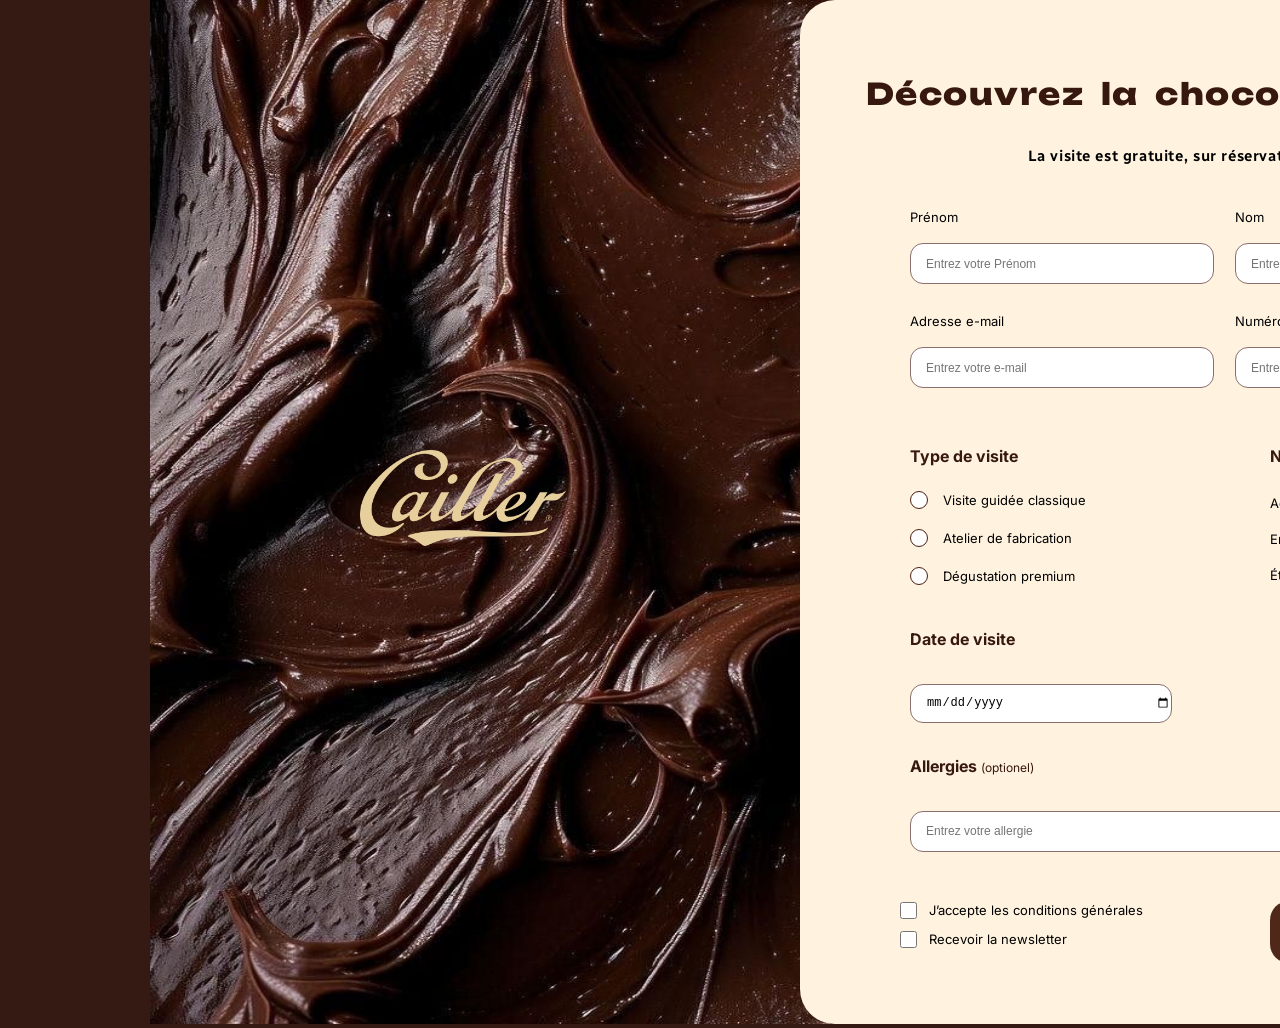
<file: index.html>
<!doctype html>
<html lang="fr">
  <head>
    <meta charset="UTF-8" />
    <meta name="viewport" content="width=device-width, initial-scale=1.0" />
    <title>formulaire</title>
    <link rel="stylesheet" href="styles.css" />

    <link
      href="https://fonts.googleapis.com/css2?family=Radio+Canada:wght@300;400;500;600;700&display=swap"
      rel="stylesheet"
    />
    <link
      href="https://fonts.googleapis.com/css2?family=Unbounded:wght@200;300;400;500;600;700;800;900&display=swap"
      rel="stylesheet"
    />
    <link
      href="https://fonts.googleapis.com/css2?family=Inter:wght@100..900&display=swap"
      rel="stylesheet"
    />
  </head>
  <body>
    <!-- Фонова анімація: падаючі шоколадні зображення, щоб створити атмосферу -->
    <div class="chocolate-rain">
      <img src="photo/choco.png" alt="" />
      <img src="photo/choco.png" alt="" />
      <img src="photo/choco.png" alt="" />
      <img src="photo/choco.png" alt="" />
      <img src="photo/choco.png" alt="" />
      <img src="photo/choco.png" alt="" />
      <img src="photo/choco.png" alt="" />
      <img src="photo/choco.png" alt="" />
      <img src="photo/choco.png" alt="" />
      <img src="photo/choco.png" alt="" />
    </div>
    <!-- Основний контейнер сторінки: бокова картинка та форма бронювання -->
    <div class="page-formulaire">
      <!-- Ліва частина сторінки: фонове фото і логотип -->
      <div class="left-side">
        <img
          class="background-image"
          src="photo/chocolate.jpg"
          alt="chocolate"
        />

        <img class="logo" src="photo/Cailler_logo.png" alt="logo" />
      </div>

      <!-- Права частина сторінки: блок форми з полями для введення -->
      <div class="right-side">
        <div class="formulaire">
          <h1>Découvrez la chocolaterie Cailler</h1>
          <p>La visite est gratuite, sur réservation uniquement</p>
          <!-- Блок з персональною інформацією: ім'я, прізвище, e-mail, телефон -->
          <div class="personal-info">
            <div>
              <label>Prénom</label>
              <input type="text" placeholder="Entrez votre Prénom" />
            </div>
            <div>
              <label>Nom</label>
              <input type="text" placeholder="Entrez votre nom" />
            </div>

            <div>
              <label>Adresse e-mail</label>

              <input type="text" placeholder="Entrez votre e-mail" />
            </div>
            <div>
              <label>Numéro de téléphone</label>
              <input type="text" placeholder="Entrez votre téléphone" />
            </div>
          </div>

          <!-- Блок вибору типу відвідування: радіокнопки для одного з трьох варіантів -->
          <div class="part_two">
            <div class="visit-group">
              <h2>Type de visite</h2>

              <div class="visit-option">
                <input type="radio" id="visite1" name="visite" />
                <label for="visite1"> Visite guidée classique </label>
              </div>

              <div class="visit-option">
                <input type="radio" id="visite2" name="visite" />
                <label for="visite2"> Atelier de fabrication </label>
              </div>

              <div class="visit-option">
                <input type="radio" id="visite3" name="visite" />
                <label for="visite3"> Dégustation premium </label>
              </div>
            </div>
            <!-- Блок вибору кількості учасників: кнопки мінус і плюс, поле введення і повідомлення про максимум -->
            <div class="participants-block">
              <h2>Nombre de participants</h2>

              <div class="participants">
                <div class="who">
                  <label>Adultes</label>
                  <div class="number-chooser">
                    <button data-minus>-</button>
                    <input type="number" name="adults" />
                    <button data-plus>+</button>
                  </div>
                </div>

                <div class="who">
                  <label>Enfants</label>
                  <div class="number-chooser">
                    <button data-minus>-</button>
                    <input type="number" name="children" />
                    <button data-plus>+</button>
                  </div>
                </div>

                <div class="who">
                  <label>Étudiants</label>
                  <div class="number-chooser">
                    <button data-minus>-</button>
                    <input type="number" name="students" />
                    <button data-plus>+</button>
                  </div>
                </div>
              </div>
            </div>
          </div>

          <!-- Блок вибору дати відвідування між типом відвідування та алергіями -->
          <div class="visit-date">
            <h2>Date de visite</h2>
            <input type="date" name="date-visite" />
          </div>

          <!-- Блок для додаткової інформації: вказати алергії чи інші важливі дані -->
          <div class="personal-Allergies">
            <div>
              <h2>Allergies <span class="optional-text">(optionel)</span></h2>
              <input type="text" placeholder="Entrez votre allergie" />
            </div>
          </div>
          <!-- Блок з чекбоксами для згоди з умовами та підписки на розсилку -->
          <div class="checkbox">
            <input class="check" type="checkbox" />

            <label> J’accepte les conditions générales </label>
            <input class="check" type="checkbox" />
            <label> Recevoir la newsletter </label>
          </div>

          <!-- Кнопка для підтвердження бронювання відвідування -->
          <a href="réussi.html" class="reserver">Réserver ma visite</a>
        </div>
      </div>
    </div>

    <script src="script.js"></script>
  </body>
</html>
</file>
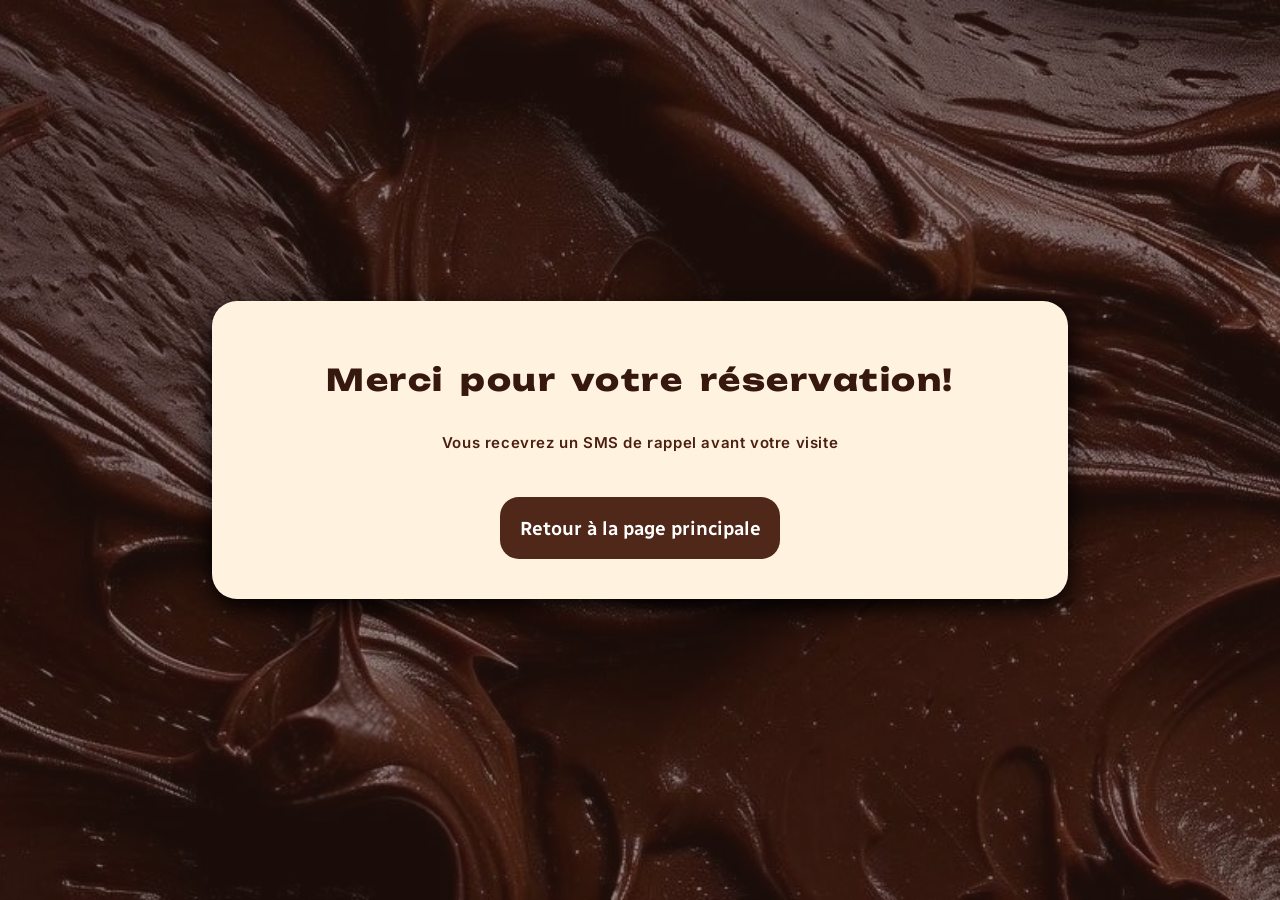
<file: réussi.html>
<!doctype html>
<html lang="fr">
  <head>
    <meta charset="UTF-8" />
    <meta name="viewport" content="width=device-width, initial-scale=1.0" />
    <title>réussi</title>
    <link rel="stylesheet" href="styles.css" />
    <link
      href="https://fonts.googleapis.com/css2?family=Radio+Canada:wght@300;400;500;600;700&display=swap"
      rel="stylesheet"
    />
    <link
      href="https://fonts.googleapis.com/css2?family=Unbounded:wght@200;300;400;500;600;700;800;900&display=swap"
      rel="stylesheet"
    />
    <link
      href="https://fonts.googleapis.com/css2?family=Inter:wght@100..900&display=swap"
      rel="stylesheet"
    />
  </head>
  <body>
    <!-- Фонове зображення на всю сторінку для сторінки réussi -->
    <img
      src="photo/chocolate_2.jpg"
      alt="chocolate_2"
      class="background-image_2"
    />

    <!-- Центрований блок повідомлення поверх повноекранного фону -->
    <div class="reussi-container">
      <div class="center-block">
        <h1>Merci pour votre réservation!</h1>
        <p>Vous recevrez un SMS de rappel avant votre visite</p>
        <!-- Кнопка, що веде назад на головну сторінку -->
        <a href="index.html" class="reserver">Retour à la page principale</a>
      </div>
    </div>
  </body>
</html>
</file>
<file: styles.css>
/* CSS-пояснення: тут задається оформлення сторінки і позиціонування блоків */

:root {
  --bg-dark: #341a13;
  --beige: #fff3e0;
  --dark-brown: #37180f;
  --accent-brown: #4b1f12;
  --reserver-bg: #4f281a;
  --button-brown: #6f412a;
  --input-border: #896f6f;
  --white: #ffffff;
  --black: #000000;
  --shadow-color: rgba(0, 0, 0, 1);
}

.page-formulaire {
  display: flex;
  flex-wrap: wrap;
}

/* Ліва панель з фото та логотипом.
   position: relative встановлює контейнер як точку відліку для
   абсолютного позиціонування логотипа всередині нього. */
.left-side {
  position: relative;
}

/* Фонове зображення лівої панелі */
.background-image {
  width: 680px;
  height: 1024px;
}

.logo {
  width: 206px;
  height: 96px;
  position: absolute;
  top: 450px;
  left: 210px;
}

/* Основні стилі сторінки: фон, відступи та загальний макет */
body {
  margin: 0;
  padding-left: 150px;
  padding-right: 150px;
  background-color: var(--bg-dark);
  scrollbar-color: var(--beige) var(--bg-dark);
  scrollbar-width: thin;
}

body::-webkit-scrollbar {
  width: 10px;
}

body::-webkit-scrollbar-track {
  background: var(--bg-dark);
}

body::-webkit-scrollbar-thumb {
  background: var(--beige);
  border-radius: 999px;
}

/* Стиль бічної панелі форми з білим фоном і закругленими кутами.
   position: absolute дозволяє розмістити форму точно на сторінці,
   відштовхуючись від найближчого позиціонованого предка (тут це body). */
.formulaire {
  width: 830px;
  height: 1024px;

  background: var(--beige);

  border-top-left-radius: 35px;
  border-bottom-left-radius: 35px;

  position: absolute;
  top: 0;
  left: 800px;
}

h1 {
  color: var(--dark-brown);
  text-align: center;
  word-spacing: 8px;
  font-family: Unbounded;
  font-size: 30px;
  font-weight: 800;
  letter-spacing: 1.5px;

  padding-top: 55px;
}

p {
  color: var(--black);
  text-align: center;

  font-family: "Radio Canada";
  font-size: 15px;
  font-weight: 600;
  letter-spacing: 0.6px;

  padding-top: 15px;
}

/* Блок з полями введення користувача, розташований у дві колонки */
.personal-info {
  width: 100%;
  max-width: 610px;

  padding-left: 110px;
  padding-top: 29px;

  display: grid;
  grid-template-columns: repeat(2, minmax(0, 1fr));

  row-gap: 29px;
  column-gap: 40px;

  font-family: Inter;
  font-size: 13px;
}
.part_two {
  display: grid;
  grid-template-columns: minmax(300px, 1fr) minmax(250px, 360px);
  column-gap: 40px;
  width: 100%;
  justify-content: space-between;
  align-items: start;
}
.participants-block {
  display: flex;
  flex-direction: column;

  padding-top: 45px;
  max-width: 250px;
}
.participants {
  display: grid;
  gap: 12px;
}
.who {
  display: flex;
  align-items: center;
  justify-content: space-between;
  gap: 12px;
}
.who label {
  min-width: 90px;
  display: inline-flex;
  align-items: center;
}
.personal-Allergies {
  display: flex;
  flex-direction: column;
  gap: 10px;
  width: 100%;
  padding-left: 110px;
  padding-top: 20px;
}
.personal-Allergies input {
  width: 100%;
  max-width: 579px;
}
/* Для всіх прямих дочірніх <div> всередині .personal-info
   застосовуємо флекс-верстку, щоб кожен блок поля вводу добре
   вирівнювався по вертикалі та не розширювався за межі колонки. */
.personal-info > div {
  display: flex;
  flex-direction: column;
  align-items: stretch;
  min-width: 0;
}

.personal-info label {
  margin-bottom: 8px;
}

.personal-info input {
  width: 100%;
  max-width: 100%;
  min-width: 0;
}

input {
  width: 245px;
  height: 37px;

  margin-top: 10px;
  padding-left: 15px;

  border-radius: 13px;
  border: 1px solid var(--input-border);

  background: var(--white);

  font-size: 12px;
}

/* Група вибору типу відвідування */

.visit-group {
  padding-left: 110px;
  padding-top: 45px;
}

h2 {
  margin-bottom: 25px;

  color: var(--dark-brown);

  font-family: Inter;
  font-size: 16px;
}

.optional-text {
  font-size: 12px;
  font-weight: 400;
  color: var(--dark-brown);
}

.visit-option {
  display: flex;
  align-items: center;
  gap: 15px;

  margin-bottom: 20px;
}

label {
  font-family: Inter;
  font-size: 13px;
}

/* Стилізація радіокнопок у групі вибору відвідування.
   appearance: none прибирає стандартне оформлення браузера, щоб
   зробити власний круглий вигляд. */
.visit-option input[type="radio"] {
  appearance: none;

  width: 18px;
  height: 18px;

  margin: 0;

  border: 1px solid var(--accent-brown);
  border-radius: 50%;

  cursor: pointer;
  position: relative; /* Потрібно для позиціонування псевдоелемента ::before */
}

/* Псевдоелемент ::before додає всередину обраної радіокнопки маленьке
   заповнене коло, яке показує, що варіант вибрано. */
.visit-option input[type="radio"]:checked::before {
  content: "";

  width: 12px;
  height: 12px;

  background: var(--accent-brown);
  border-radius: 50%;

  position: absolute;

  top: 50%;
  left: 50%;

  transform: translate(-50%, -50%);
}

/* Контейнер для чекбоксів з умовами та розсилкою */
.checkbox {
  display: flex;
  max-width: 250px;
  flex-wrap: wrap;
  align-items: center;
  gap: 12px;
  padding-left: 100px;
  padding-top: 50px;
  font-family: Inter;
  font-size: 13px;
}

.check {
  width: 17px;
  height: 17px;
  margin: 0;
}

/* Стиль кнопки бронювання з округленими кутами та темним фоном */
.reserver {
  width: 260px;
  height: 62px;

  border: none;
  border-radius: 19px;

  background-color: var(--reserver-bg);

  color: var(--white);

  font-family: "Radio Canada";
  font-size: 19px;
  font-weight: 600;
  padding-left: 10px;
  padding-right: 10px;
  position: absolute;
  top: 901px;
  left: 470px;

  display: inline-flex;
  align-items: center;
  justify-content: center;
  text-decoration: none;
  cursor: pointer;
}

/* Ця кнопка на сторінці réussite використовує той же стиль, але без абсолютного позиціювання. */
.reussi-container .reserver {
  position: static;
  margin: 30px auto 0;
}

.Nomre_Participants {
  display: flex;
  flex-direction: column;
  gap: 16px;
}

.Nomre_Participants h2 {
  margin: 0 0 12px 0;
}

.who {
  display: flex;
  align-items: center;
  justify-content: space-between;
  gap: 12px;
}

.who label {
  min-width: 90px;
  display: inline-flex;
  align-items: center;
}

.number-chooser {
  display: inline-flex;
  align-items: center;
  gap: 5px;
  padding-left: 0;
}
.number-chooser input[type="number"] {
  width: 20px;
  height: 20px;
  border-radius: 6px;
  margin: 0px;
}

.number-chooser input[type="number"]::-webkit-inner-spin-button,
.number-chooser input[type="number"]::-webkit-outer-spin-button {
  -webkit-appearance: none;
}
/* Кнопки мінус і плюс у number-chooser */
.number-chooser button {
  width: 20px;
  height: 20px;
  border: none;
  border-radius: 6px;
  background-color: var(--button-brown); /* коричневий колір */
  color: var(--white);
  font-size: 16px;
  font-weight: bold;
  cursor: pointer;
  display: flex;
  align-items: center;
  justify-content: center;
}

.number-chooser button:hover {
  background-color: var(--accent-brown); /* темніший коричневий при наведенні */
}
/* Анімація шоколадного дощу: позиціонування і рух елементів */
.chocolate-rain img {
  position: fixed;
  top: -100px;
  width: 50px;

  opacity: 0.25;

  animation: fall linear infinite;

  pointer-events: none;
}

.chocolate-rain img:nth-child(1) {
  left: 5%;
  animation-duration: 8s;
}
.chocolate-rain img:nth-child(2) {
  left: 15%;
  animation-duration: 10s;
}
.chocolate-rain img:nth-child(3) {
  left: 25%;
  animation-duration: 7s;
}
.chocolate-rain img:nth-child(4) {
  left: 35%;
  animation-duration: 11s;
}
.chocolate-rain img:nth-child(5) {
  left: 45%;
  animation-duration: 9s;
}
.chocolate-rain img:nth-child(6) {
  left: 55%;
  animation-duration: 12s;
}
.chocolate-rain img:nth-child(7) {
  left: 65%;
  animation-duration: 8s;
}
.chocolate-rain img:nth-child(8) {
  left: 75%;
  animation-duration: 10s;
}
.chocolate-rain img:nth-child(9) {
  left: 85%;
  animation-duration: 7s;
}
.chocolate-rain img:nth-child(10) {
  left: 95%;
  animation-duration: 11s;
}

/* Адаптивна верстка: при меншому екрані прибираємо бокові відступи і
   робимо форму основним вертикальним блоком */
@media (max-width: 900px) {
  body {
    padding-left: 0;
    padding-right: 0;
  }

  .page-formulaire {
    width: 100%;
    flex-direction: column;
    align-items: center;
    justify-content: center;
  }

  .left-side,
  .right-side {
    width: 100%;
    max-width: 100%;
  }

  .left-side {
    display: none; /* Ховаємо бокову фотографію і залишаємо тільки форму */
  }

  .right-side {
    display: flex;
    justify-content: center;
  }

  .background-image {
    width: 100%;
    height: auto;
  }

  .formulaire {
    position: relative;
    top: 0;
    left: 0;
    width: 100%;
    max-width: 900px;
    margin: 0 auto;
    height: auto; /* Автоматично підлаштовуємо висоту за змістом */
    min-height: 1024px; /* Зберігаємо мінімальний розмір, як на десктопі */
    padding-bottom: 60px; /* Додаємо простір для кнопки та умов */
  }

  .personal-info {
    width: auto;
    padding-left: 30px;
    padding-right: 30px;
    grid-template-columns: 1fr;
    column-gap: 0;
  }

  .checkbox {
    padding-left: 30px;
  }

  .reserver {
    left: 0;
    top: auto;
    margin: 50px;
    position: relative;
  }

  .chocolate-rain {
    display: none;
  }
}

/* animation douce */
@keyframes fall {
  from {
    transform: translateY(-100px) rotate(0deg);
  }

  to {
    transform: translateY(120vh) rotate(25deg);
  }
}

/* Повноекранне повернене зображення для сторінки réussi */
/* Цей стиль робить фон статичним і покриває весь екран. */
.background-image_2 {
  position: fixed;
  inset: 0;
  width: 100%;
  height: 100%;
  object-fit: cover;
  z-index: -1;
  opacity: 0.5; /* Злегка затемнюємо фон для кращої читабельності тексту */
}

/* Контейнер і бежевий блок посередині для сторінки réussi */
/* Центрує вміст поверх фонового зображення, не зникає при навантаженні. */
.reussi-container {
  position: relative;
  width: 100%;
  min-height: 100vh;
  display: flex;
  align-items: center;
  justify-content: center;
  z-index: 1;
}

.center-block {
  background: var(--beige); /* бежевий тон */
  padding: 40px 36px;
  max-width: 800px;
  width: 80%;
  border-radius: 25px;
  box-shadow: 0 8px 24px var(--shadow-color);
  text-align: center;
}
.center-block h1 {
  color: var(--dark-brown);
  font-family: Unbounded, sans-serif;
  padding-top: 0%;
}

.center-block p {
  color: var(--accent-brown);
  font-family: Inter, sans-serif;
}
.visit-date {
  padding-left: 110px;
  padding-top: 10px;
}
</file>
